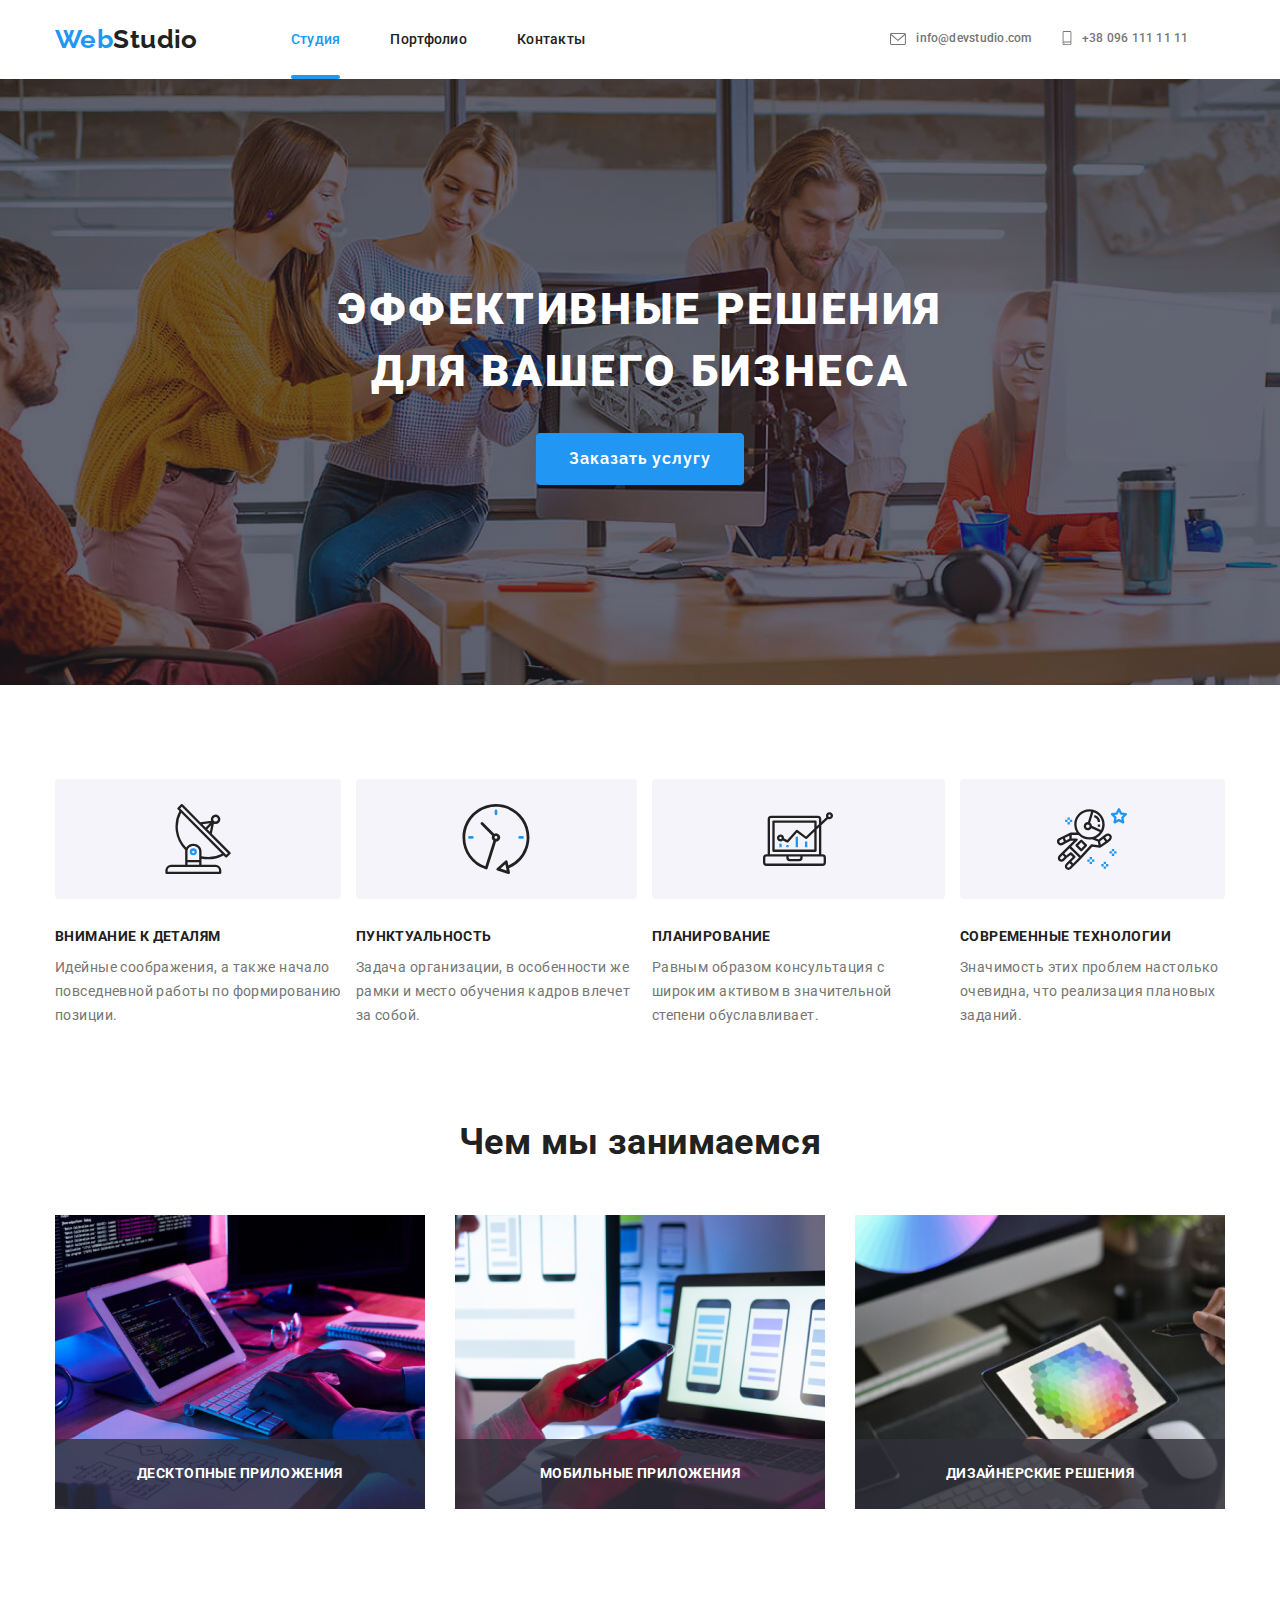
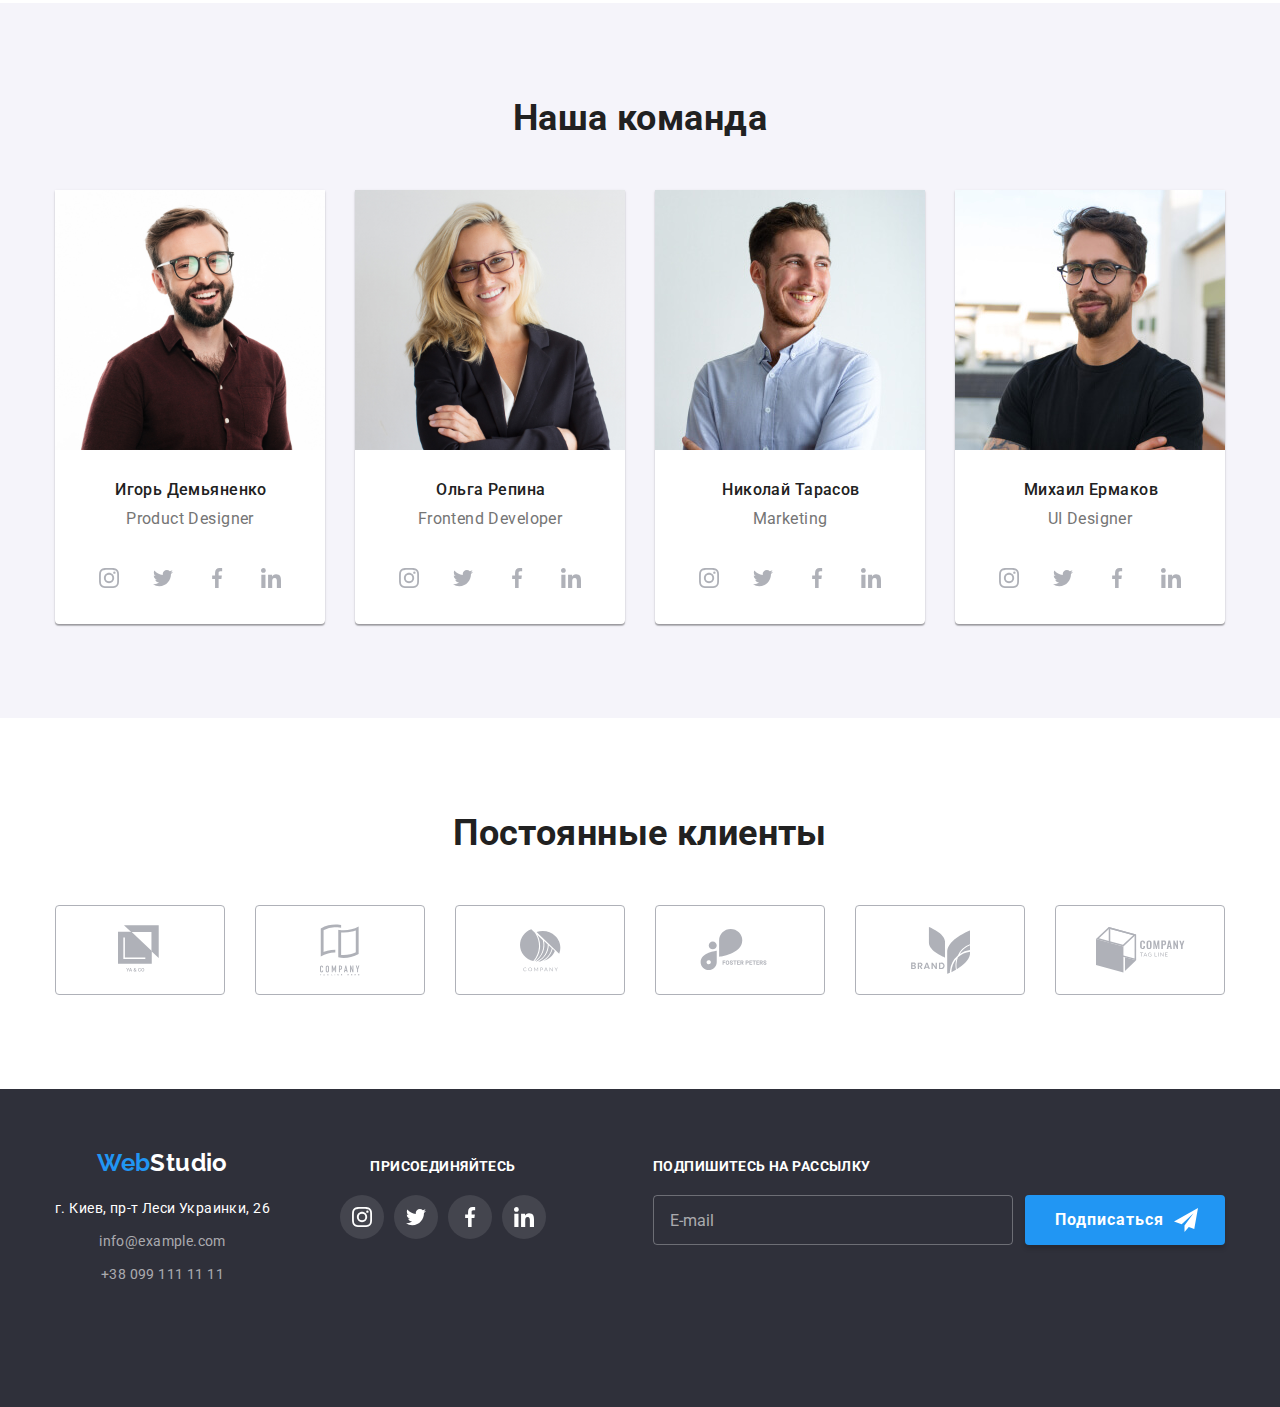
<file: index.html>
<!DOCTYPE html>
<html lang="ru">
<head>
    <meta charset="UTF-8">
    <meta name="viewport" content="width=device-width, initial-scale=1.0">
    <title>Web Studio</title>
    <link href="https://fonts.googleapis.com/css2?family=Oleo+Script&family=Raleway:wght@700&family=Roboto:wght@400;500;700;900&display=swap" rel="stylesheet">
    <link rel="stylesheet" href="https://cdnjs.cloudflare.com/ajax/libs/modern-normalize/1.0.0/modern-normalize.min.css">
    <link rel="stylesheet" href="./css/main.min.css">
</head>
<body>

<!--Header-->
<header>
    <div class="container container-header">
        <nav class="container-nav">

            <div class="mobile-header">
                <a class="logo" href="./"><span class="logo-one">Web</span>Studio</a>

                <button class="menu-button" type="button" data-menu-button
                aria-expanded="false"
                aria-controls="menu-container">
                <svg
                width="40" 
                height="40"
                aria-label="Переключатель мобильного меню">
                    <use class="icon-cross" href="./images/sprite.svg#icon-cross"></use>
                    <use class="icon-menu" href="./images/sprite.svg#icon-menu"></use>
                </svg>

                </button>
            </div>

            <div class="menu-container" id="menu-container" data-menu>
                <ul class="list list-nav utility-mp">
                    <li class="item-link"><a class="header-link current" href="#"><span class="location">Студия</span></a></li>
                    <li class="item-link"><a class="header-link" href="./portfolio.html">Портфолио</a></li>
                    <li class="item-link"><a class="header-link" href="#">Контакты</a></li>
                </ul>
    
                <ul class="list list-contacts utility-mp">
                    <li class="item-contacts">
                        <a class="contacts-link" href="mailto:info@devstudio.com">
                        <svg class="icon-link">
                            <use href="./images/sprite.svg#icon-envelope"></use>
                        </svg>     
                        info@devstudio.com
                        </a>
                    </li>
                    <li class="item-contacts">
                        <a class="contacts-link" href="tel:+380961111111">
                        <svg class="icon-link smartphone">
                            <use href="./images/sprite.svg#icon-smartphone"></use>
                        </svg>
                        +38 096 111 11 11
                        </a>
                    </li>
                </ul>
            </div>
        </nav>
    </div>
</header>

<main>
<!--Hero-->
    <section class="hero-section">

        <div class="container hero-container">
            <div class="container-width">
                <h1>
                    Эффективные решения для вашего бизнеса
                </h1>
        
                <button class="btn" type="button" data-modal-open>Заказать услугу</button>
            </div>
        </div>

        <div class="backdrop is-hidden" data-modal>
            <div class="modal">
                <button aria-label="Закрыть" class="btn-closed" data-modal-close>
                    <svg class="btn-closed-icon">
                        <use href="./images/sprite.svg#icon-close-btn"></use>
                    </svg>
                </button>

               <div class="form-box">
                <p class="form-overhead">Оставьте свои данные, мы вам перезвоним</p>
                <form class="form">
                    <label class="form-field">
                        <input type="text" class="form-input" name="user-name" required> 
                        <span class="form-label">Имя</span>
                        <svg class="form-icon">
                            <use href="./images/sprite.svg#icon-person-disabled"></use>
                        </svg>           
                    </label>

                    <label class="form-field">
                        <input type="tel" class="form-input" name="user-tel" min="10" pattern="[0-9]{10}" required>
                        <span class="form-label">Телефон</span>
                        <svg class="form-icon">
                            <use href="./images/sprite.svg#icon-phone-disabled"></use>
                        </svg>  
                    </label>

                    <label class="form-field">
                        <input type="email" class="form-input" name="user-mail" required autocomplete="on">
                        <span class="form-label">Почта</span>
                        <svg class="form-icon">
                            <use href="./images/sprite.svg#icon-mail-disabled"></use>
                        </svg> 
                    </label>

                    <label class="form-field">
                        <textarea class="text-message" name="user-message" cols="30" rows="5" placeholder="Введите текст"></textarea>
                        <span class="form-label">Комментарий</span>
                    </label>

                    <div class="policy-box">
                        <label class="check-field">
                            <input type="checkbox" class="checkbox visually-hidden" required>
                            <span class="check-icon"></span>
                            <span class="check-label">Соглашаюсь с рассылкой и принимаю</span>
                        </label>
                        <a href="" class="policy" target="_blank" rel="noopener noreferer">Условия договора</a>
                    </div>

                    <button type="submit" class="form-btn">Отправить</button>

                </form>
               </div>
            </div>

        </div>

    </section>


<!-- Quality -->    
    <section class="section">

        <div class="container quality-container">

            <ul class="list list-quality utility-mp">
                <li class="quality-item">
                    <div class="box-icon">
                        <svg class="icon-antenna">
                            <use href="./images/sprite.svg#icon-antenna"></use>
                        </svg>
                    </div>
                    <h2>Внимание к деталям</h2>
                    <p class="description">Идейные соображения, а также начало повседневной работы по формированию позиции.</p>
                </li>
                <li class="quality-item">
                    <div class="box-icon">
                        <svg class="icon-antenna">
                            <use href="./images/sprite.svg#icon-clock"></use>
                        </svg>
                    </div>
                    <h2>Пунктуальность</h2>
                    <p class="description">Задача организации, в особенности же рамки и место обучения кадров влечет за собой.</p>
                </li>
                <li class="quality-item">
                    <div class="box-icon">
                        <svg class="icon-antenna">
                            <use href="./images/sprite.svg#icon-diagram"></use>
                        </svg>
                    </div>
                    <h2>Планирование</h2>
                    <p class="description">Равным образом консультация с широким активом в значительной степени обуславливает.</p>
                </li>
                <li class="quality-item">
                    <div class="box-icon">
                        <svg class="icon-antenna">
                            <use href="./images/sprite.svg#icon-astronaut"></use>
                        </svg>
                    </div>
                    <h2>Современные технологии</h2>
                    <p class="description">Значимость этих проблем настолько очевидна, что реализация плановых заданий.</p>
                </li>
            </ul>

        </div>

    </section>

<!-- Occupation -->
    <section class="occupation">

        <div class="container occupation-container">
            <h2 class="heading">Чем мы занимаемся</h2>

        <ul class="occupation-list utility-mp">
            <li class="occupation-item">
                    <a class="occupation-link" href="#">
                        <picture>
                            <source srcset="./images/desktop/occupation/computer.jpg 1x,
                            ./images/desktop/occupation/computer@2x.jpg 2x" media="(min-width: 1200px)">
                            <img src="./images/desktop/occupation/computer.jpg" alt="Компьютер" width="370">
                        </picture>
                        <div class="position-box">
                            <p class="position-text utility-mp">Десктопные приложения</p>
                        </div>
                    </a>
            </li>
            <li class="occupation-item">
                <a class="occupation-link" href="#">
                    <picture>
                        <source srcset="./images/desktop/occupation/laptop.jpg 1x,
                            ./images/desktop/occupation/laptop@2x.jpg 2x" media="(min-width: 1200px)">
                        <img src="./images/desktop/occupation/laptop.jpg" alt="Ноутбук" width="370">
                    </picture>
                    <div class="position-box">
                        <p class="position-text utility-mp">Мобильные приложения</p>
                    </div>
                </a>
            </li>
            <li class="occupation-item">
                <a class="occupation-link" href="#">
                    <picture>
                        <source srcset="./images/desktop/occupation/tablet.jpg 1x,
                            ./images/desktop/occupation/tablet@2x.jpg 2x" media="(min-width: 1200px)">
                        <img src="./images/desktop/occupation/tablet.jpg" alt="Планшет" width="370">
                    </picture>
                    <div class="position-box">
                        <p class="position-text utility-mp">Дизайнерские решения</p>
                    </div>
                </a>
            </li>
        </ul>

        </div>

    </section>

<!--Team-->    
    <section class="section team">
        
        <div class="container container-team">
            <h3 class="heading">Наша команда</h3>

        <ul class="worker-list utility-mp">
            <li class="worker-item">
                <picture>
                    <source srcset="./images/desktop/team/igor.jpg 1x,
                    ./images/desktop/team/igor@2x.jpg" media="(min-width: 1200px)">
                    <source srcset="./images/tablet/team/igor.jpg 1x,
                    ./images/tablet/team/igor@2x.jpg 2x" media="(min-width: 768px)">
                    <source srcset="./images/mobile/team/igor.jpg 1x,
                    ./images/mobile/team/igor@2x.jpg 2x" media="(max-width: 767px)">
                    
                    <img src="./images/desktop/team/igor.jpg" alt="Игорь" width="450">
                </picture>
                <h3 class="heading-name">Игорь Демьяненко</h3>
                <p class="work utility-mp">Product Designer</p>
                <ul class="team-social-list utility-mp">
                    <li class="team-social-item"><a href="" class="team-social-link" target="_blank" rel="noopener noreferer" aria-label="Instagram">
                        <svg class="team-social-icon">
                            <use href="./images/sprite.svg#icon-instagram"></use>
                        </svg>
                    </a></li>
                    <li class="team-social-item"><a href="" class="team-social-link" target="_blank" rel="noopener noreferer" aria-label="Twitter">
                        <svg class="team-social-icon">
                            <use href="./images/sprite.svg#icon-twitter"></use>
                        </svg>
                    </a></li>
                    <li class="team-social-item"><a href="" class="team-social-link" target="_blank" rel="noopener noreferer" aria-label="Facebook">
                        <svg class="team-social-icon">
                            <use href="./images/sprite.svg#icon-facebook"></use>
                        </svg>
                    </a></li>
                    <li class="team-social-item"><a href="" class="team-social-link" target="_blank" rel="noopener noreferer" aria-label="LinkedIn">
                        <svg class="team-social-icon">
                            <use href="./images/sprite.svg#icon-linkedin"></use>
                        </svg>
                    </a></li>
                </ul>
            </li>
            <li class="worker-item">
                <picture>
                    <source srcset="./images/desktop/team/olga.jpg 1x,
                    ./images/desktop/team/olga@2x.jpg 2x" media="(min-width: 1200px)">
                    <source srcset="./images/tablet/team/olga.jpg 1x,
                    ./images/tablet/team/olga@2x.jpg 2x" media="(min-width: 768px)">
                    <source srcset="./images/mobile/team/olga.jpg 1x,
                    ./images/mobile/team/olga@2x.jpg 2x" media="(max-width: 767px)">

                    <img src="./images/desktop/team/olga.jpg" alt="Ольга" width="450">
                </picture>
                <h3 class="heading-name">Ольга Репина</h3>
                <p class="work utility-mp">Frontend Developer</p>
                <ul class="team-social-list utility-mp">
                    <li class="team-social-item"><a href="" class="team-social-link" target="_blank" rel="noopener noreferer" aria-label="Instagram">
                        <svg class="team-social-icon">
                            <use href="./images/sprite.svg#icon-instagram"></use>
                        </svg>
                    </a></li>
                    <li class="team-social-item"><a href="" class="team-social-link" target="_blank" rel="noopener noreferer" aria-label="Twitter">
                        <svg class="team-social-icon">
                            <use href="./images/sprite.svg#icon-twitter"></use>
                        </svg>
                    </a></li>
                    <li class="team-social-item"><a href="" class="team-social-link" target="_blank" rel="noopener noreferer" aria-label="Facebook">
                        <svg class="team-social-icon">
                            <use href="./images/sprite.svg#icon-facebook"></use>
                        </svg>
                    </a></li>
                    <li class="team-social-item"><a href="" class="team-social-link" target="_blank" rel="noopener noreferer" aria-label="LinkedIn">
                        <svg class="team-social-icon">
                            <use href="./images/sprite.svg#icon-linkedin"></use>
                        </svg>
                    </a></li>
                </ul>
            </li>
            <li class="worker-item">
                <picture>
                    <source srcset="./images/desktop/team/nikolay.jpg 1x,
                    ./images/desktop/team/nikolay@2x.jpg 2x" media="(min-width: 1200px)">
                    <source srcset="./images/tablet/team/nikolay.jpg 1x,
                    ./images/tablet/team/nikolay@2x.jpg 2x" media="(min-width: 768px)">
                    <source srcset="./images/mobile/team/nikolay.jpg 1x,
                    ./images/mobile/team/nikolay@2x.jpg 2x" media="(max-width: 767px)">

                    <img src="./images/desktop/team/nikolay.jpg" alt="Николай" width="450">
                </picture>
                <h3 class="heading-name">Николай Тарасов</h3>
                <p class="work utility-mp">Marketing</p>
                <ul class="team-social-list utility-mp">
                    <li class="team-social-item"><a href="" class="team-social-link" target="_blank" rel="noopener noreferer" aria-label="Instagram">
                        <svg class="team-social-icon">
                            <use href="./images/sprite.svg#icon-instagram"></use>
                        </svg>
                    </a></li>
                    <li class="team-social-item"><a href="" class="team-social-link" target="_blank" rel="noopener noreferer" aria-label="Twitter">
                        <svg class="team-social-icon">
                            <use href="./images/sprite.svg#icon-twitter"></use>
                        </svg>
                    </a></li>
                    <li class="team-social-item"><a href="" class="team-social-link" target="_blank" rel="noopener noreferer" aria-label="Facebook">
                        <svg class="team-social-icon">
                            <use href="./images/sprite.svg#icon-facebook"></use>
                        </svg>
                    </a></li>
                    <li class="team-social-item"><a href="" class="team-social-link" target="_blank" rel="noopener noreferer" aria-label="LinkedIn">
                        <svg class="team-social-icon">
                            <use href="./images/sprite.svg#icon-linkedin"></use>
                        </svg>
                    </a></li>
                </ul>
            </li>
            <li class="worker-item">
                <picture>
                    <source srcset="./images/desktop/team/michael.jpg 1x,
                    ./images/desktop/team/michael@2x.jpg 2x" media="(min-width: 1200px)">
                    <source srcset="./images/tablet/team/michael.jpg 1x,
                    ./images/tablet/team/michael@2x.jpg 2x" media="(min-width: 768px)">
                    <source srcset="./images/mobile/team/michael.jpg 1x,
                    ./images/mobile/team/michael@2x.jpg 2x" media="(max-width: 767px)">

                    <img src="./images/desktop/team/michael.jpg" alt="Михаил" width="450">
                </picture>
                <h3 class="heading-name">Михаил Ермаков</h3>
                <p class="work utility-mp">UI Designer</p>
                <ul class="team-social-list utility-mp">
                    <li class="team-social-item"><a href="" class="team-social-link" target="_blank" rel="noopener noreferer" aria-label="Instagram">
                        <svg class="team-social-icon">
                            <use href="./images/sprite.svg#icon-instagram"></use>
                        </svg>
                    </a></li>
                    <li class="team-social-item"><a href="" class="team-social-link" target="_blank" rel="noopener noreferer" aria-label="Twitter">
                        <svg class="team-social-icon">
                            <use href="./images/sprite.svg#icon-twitter"></use>
                        </svg>
                    </a></li>
                    <li class="team-social-item"><a href="" class="team-social-link" target="_blank" rel="noopener noreferer" aria-label="Facebook">
                        <svg class="team-social-icon">
                            <use href="./images/sprite.svg#icon-facebook"></use>
                        </svg>
                    </a></li>
                    <li class="team-social-item"><a href="" class="team-social-link" target="_blank" rel="noopener noreferer" aria-label="LinkedIn">
                        <svg class="team-social-icon">
                            <use href="./images/sprite.svg#icon-linkedin"></use>
                        </svg>
                    </a></li>
                </ul>
            </li>
        </ul>
        </div>

    </section>

<!-- Client -->
    <section class="section">
        <div class="container">
            <h3 class="heading">Постоянные клиенты</h3>
        <ul class="client-list utility-mp">
            <li class="client-item"><a href="" class="client-link" target="_blank" rel="noopener noreferer">
                <svg class="client-icon one">
                    <use href="./images/sprite.svg#icon-logo-1"></use>
                </svg>
            </a></li>
            <li class="client-item"><a href="" class="client-link" target="_blank" rel="noopener noreferer">
                <svg class="client-icon two">
                    <use href="./images/sprite.svg#icon-logo-2"></use>
                </svg>
            </a></li>
            <li class="client-item"><a href="" class="client-link" target="_blank" rel="noopener noreferer">
                <svg class="client-icon three">
                    <use href="./images/sprite.svg#icon-logo-3"></use>
                </svg>
            </a></li>
            <li class="client-item"><a href="" class="client-link" target="_blank" rel="noopener noreferer">
                <svg class="client-icon four">
                    <use href="./images/sprite.svg#icon-logo-4"></use>
                </svg>
            </a></li>
            <li class="client-item"><a href="" class="client-link" target="_blank" rel="noopener noreferer">
                <svg class="client-icon five">
                    <use href="./images/sprite.svg#icon-logo-5"></use>
                </svg>
            </a></li>
            <li class="client-item"><a href="" class="client-link" target="_blank" rel="noopener noreferer">
                <svg class="client-icon six">
                    <use href="./images/sprite.svg#icon-logo-6"></use>
                </svg>
            </a></li>
        </ul>
        </div>
    </section>
</main>

<!--Footer-->
<footer>

    <div class="container container-footer">

    <div class="tablet-flex">
        <div class="addres-container">
            <a class="logo logo-footer" href="#"><span>Web</span><span class="logo-two">Studio</span></a>
    
        <address class="item-address">
    
        <ul class="contacts-street utility-mp">
            <li class="contacts-list">
                <span class="street contacts-footer">г. Киев, пр-т Леси Украинки, 26</span>
            </li>
            <li class="contacts-list">
                <a class="contacts-footer" href="mailto:info@example.com">info@example.com</a>
            </li>
            <li class="contacts-list">
                <a class="contacts-footer" href="tel:+380991111111">+38 099 111 11 11</a>
            </li>
        </ul>
    
        </address>
        </div>
    
        <div class="link-container">
            <p>Присоединяйтесь</p>
            
            <ul class="footer-social-list utility-mp">
                <li class="footer-social-item"><a href="" class="footer-social-link" target="_blank" rel="noopener noreferer" aria-label="Instagram">
                    <svg class="footer-social-icon">
                        <use href="./images/sprite.svg#icon-instagram"></use>
                    </svg>
                </a></li>
                <li class="footer-social-item"><a href="" class="footer-social-link" target="_blank" rel="noopener noreferer" aria-label="Twitter">
                    <svg class="footer-social-icon">
                        <use href="./images/sprite.svg#icon-twitter"></use>
                    </svg>
                </a></li>
                <li class="footer-social-item"><a href="" class="footer-social-link" target="_blank" rel="noopener noreferer" aria-label="Facebook">
                    <svg class="footer-social-icon">
                        <use href="./images/sprite.svg#icon-facebook"></use>
                    </svg>
                </a></li>
                <li class="footer-social-item"><a href="" class="footer-social-link" target="_blank" rel="noopener noreferer" aria-label="LinkedIn">
                    <svg class="footer-social-icon">
                        <use href="./images/sprite.svg#icon-linkedin"></use>
                    </svg>
                </a></li>
            </ul>
        </div>
    </div>

    <div class="form-container">
        <p>Подпишитесь на рассылку</p>
        <form class="footer-form">
            <input type="email" class="footer-input" name="user-mail" placeholder="E-mail">
            <button type="submit" class="send-btn">
            Подписаться
            <svg class="send-icon">
                <use href="./images/sprite.svg#icon-send"></use>
            </svg>
            </button>
        </form>
    </div>

    </div>

</footer>

<script src="./js/modal.js"></script>
<script src="./js/menu.js"></script>
</body>
</html>
</file>
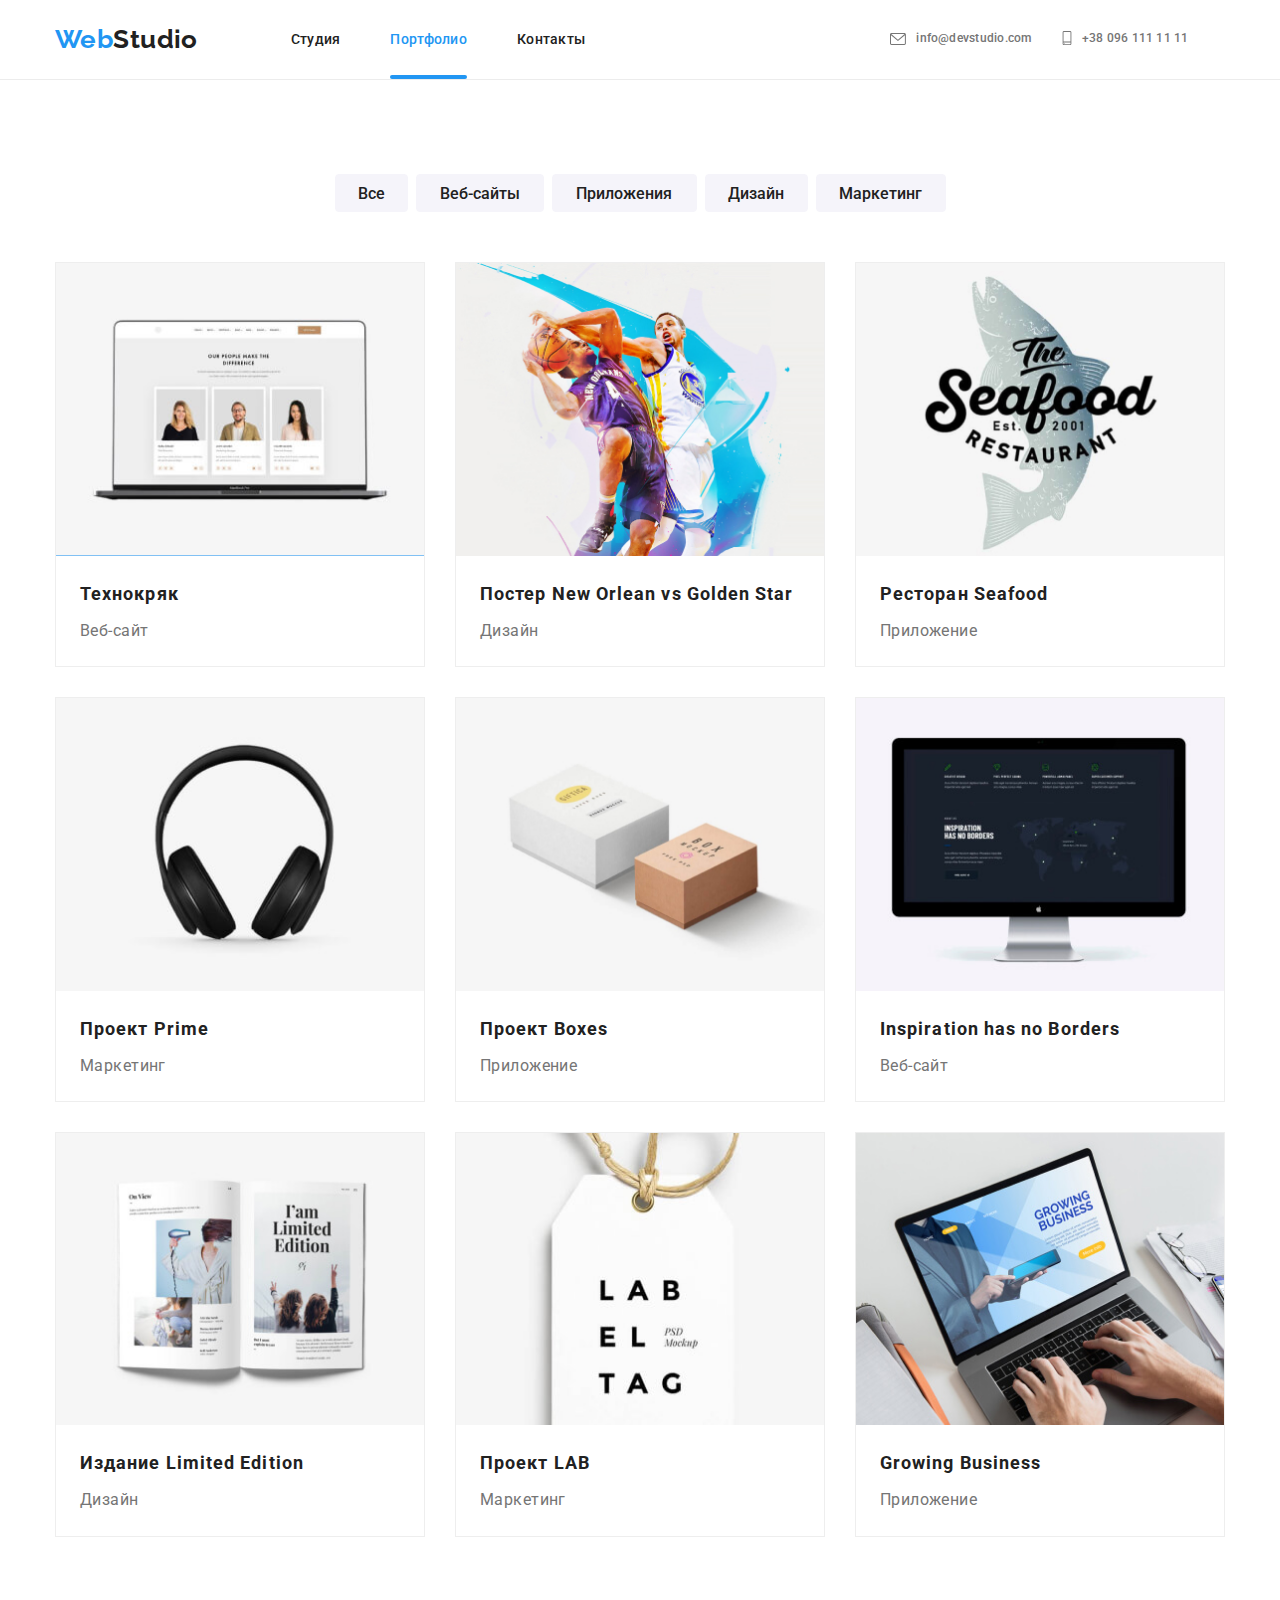
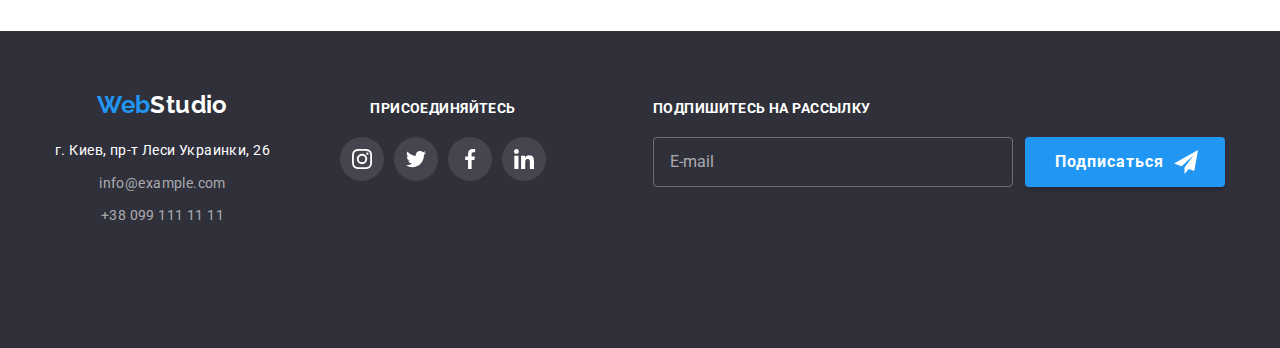
<file: portfolio.html>
<!DOCTYPE html>
<html lang="ru">
<head>
    <meta charset="UTF-8">
    <meta name="viewport" content="width=device-width, initial-scale=1.0">
    <title>Portfolio</title>
    <link href="https://fonts.googleapis.com/css2?family=Oleo+Script&family=Raleway:wght@700&family=Roboto:wght@400;500;700;900&display=swap" rel="stylesheet">
    <link rel="stylesheet" href="https://cdnjs.cloudflare.com/ajax/libs/modern-normalize/1.0.0/modern-normalize.min.css">
    <link rel="stylesheet" href="./css/portfolio.min.css">
</head>
<body>

<!--Header-->
<header class="header-line">
    <div class="container container-header portfolio-header">
        <nav class="container-nav">

            <div class="mobile-header">
                <a class="logo" href="./"><span class="logo-one">Web</span>Studio</a>

                <button class="menu-button" type="button" data-menu-button
                aria-expanded="false"
                aria-controls="menu-container">
                <svg
                width="40" 
                height="40"
                aria-label="Переключатель мобильного меню">
                    <use class="icon-cross" href="./images/sprite.svg#icon-cross"></use>
                    <use class="icon-menu" href="./images/sprite.svg#icon-menu"></use>
                </svg>

                </button>
            </div>

            <div class="menu-container" id="menu-container" data-menu>
                <ul class="list list-nav utility-mp">
                    <li class="item-link"><a class="header-link current" href="./index.html">Студия</a></li>
                    <li class="item-link"><a class="header-link" href="./portfolio.html"><span class="location">Портфолио</span></a></li>
                    <li class="item-link"><a class="header-link" href="#">Контакты</a></li>
                </ul>
    
                <ul class="list list-contacts utility-mp portfolio-hidden">
                    <li class="item-contacts">
                        <a class="contacts-link" href="mailto:info@devstudio.com">
                        <svg class="icon-link">
                            <use href="./images/sprite.svg#icon-envelope"></use>
                        </svg>     
                        info@devstudio.com
                        </a>
                    </li>
                    <li class="item-contacts">
                        <a class="contacts-link" href="tel:+380961111111">
                        <svg class="icon-link smartphone">
                            <use href="./images/sprite.svg#icon-smartphone"></use>
                        </svg>
                        +38 096 111 11 11
                        </a>
                    </li>
                </ul>
            </div>
        </nav>

        <ul class="list list-contacts utility-mp portfolio-block">
            <li class="item-contacts">
                <a class="contacts-link" href="mailto:info@devstudio.com">
                <svg class="icon-link">
                    <use href="./images/sprite.svg#icon-envelope"></use>
                </svg>     
                info@devstudio.com
                </a>
            </li>
            <li class="item-contacts">
                <a class="contacts-link" href="tel:+380961111111">
                <svg class="icon-link smartphone">
                    <use href="./images/sprite.svg#icon-smartphone"></use>
                </svg>
                +38 096 111 11 11
                </a>
            </li>
        </ul>
    </div>
</header>

<!-- Main Section -->
<main>
     <section class="section">

        <div class="container container-filter">
            <h1 hidden>Job List</h1>

        <ul class="list utility-mp filter">
            <li class="btn"><button class="btn-one" type="button">Все</button></li>
            <li class="btn"><button class="btn-two" type="button">Веб-сайты</button></li>
            <li class="btn"><button class="btn-three" type="button">Приложения</button></li>
            <li class="btn"><button class="btn-four" type="button">Дизайн</button></li>
            <li class="btn"><button class="btn-five" type="button">Маркетинг</button></li>
        </ul>
        </div>

        <div class="container container-job">

            <ul class="list utility-mp job-list">
                <li class="job-item">
                    <a href="#" class="job-link">
                        <div class="thumb">
                            <picture>
                                <source srcset="./images/desktop/portfolio/laptop.jpg 1x,
                                ./images/desktop/portfolio/laptop@2x.jpg 2x" media="(min-width: 1200px)">
                                <source srcset="./images/tablet/portfolio/laptop.jpg 1x,
                                ./images/tablet/portfolio/laptop@2x.jpg 2x" media="(min-width: 768px)">
                                <source srcset="./images/mobile/portfolio/laptop.jpg 1x,
                                ./images/mobile/portfolio/laptop@2x.jpg 2x" media="(max-width: 767px)">

                                <img src="./images/desktop/portfolio/laptop.jpg" alt="Ноутбук" width="450">
                            </picture>
                            <div class="overlay">
                                <p class="overlay-text utility-mp">Технокряк это современная площадка распространения коронавируса. Компании используют эту платформу для цифрового шпионажа и атак на защищённые сервера конкурентов.</p>
                            </div>
                            </div>
                            <h2>Технокряк</h2>
                            <p class="job-item-text">Веб-сайт</p>
                    </a>
                </li>
                <li class="job-item">
                    <a href="" class="job-link">
                        <picture>
                            <source srcset="./images/desktop/portfolio/basket.jpg 1x,
                            ./images/desktop/portfolio/basket@2x.jpg 2x" media="(min-width: 1200px)">
                            <source srcset="./images/tablet/portfolio/basket.jpg 1x,
                            ./images/tablet/portfolio/basket@2x.jpg 2x" media="(min-width: 768px)">
                            <source srcset="./images/mobile/portfolio/basket.jpg 1x,
                            ./images/mobile/portfolio/basket@2x.jpg 2x" media="(max-width: 767px)">

                            <img src="./images/desktop/portfolio/basket.jpg" alt="Команды баскетбола" width="450">
                        </picture>
                        <h2>Постер New Orlean vs Golden Star</h2>
                        <p class="job-item-text">Дизайн</p>
                    </a>
                </li>
                <li class="job-item">
                    <a href="" class="job-link">
                        <picture>
                            <source srcset="./images/desktop/portfolio/seafood.jpg 1x,
                            ./images/desktop/portfolio/seafood@2x.jpg 2x" media="(min-width: 1200px)">
                            <source srcset="./images/tablet/portfolio/seafood.jpg 1x,
                            ./images/tablet/portfolio/seafood@2x.jpg 2x" media="(min-width: 768px)">
                            <source srcset="./images/mobile/portfolio/seafood.jpg 1x,
                            ./images/mobile/portfolio/seafood@2x.jpg 2x" media="(max-width: 767px)">

                            <img src="./images/desktop/portfolio/seofood.jpg" alt="Морской ресторан" width="450">
                        </picture>
                        <h2>Ресторан Seafood</h2>
                        <p class="job-item-text">Приложение</p>
                    </a>
                </li>
                <li class="job-item">
                    <a href="" class="job-link">
                        <picture>
                            <source srcset="./images/desktop/portfolio/headphones.jpg 1x,
                            ./images/desktop/portfolio/headphones@2x.jpg 2x" media="(min-width: 1200px)">
                            <source srcset="./images/tablet/portfolio/headphones.jpg 1x,
                            ./images/tablet/portfolio/headphones@2x.jpg 2x" media="(min-width: 768px)">
                            <source srcset="./images/mobile/portfolio/headphones.jpg 1x,
                            ./images/mobile/portfolio/headphones@2x.jpg 2x" media="(max-width: 767px)">

                            <img src="./images/desktop/portfolio/headphones.jpg" alt="Наушники" width="450">
                        </picture>
                        <h2>Проект Prime</h2>
                        <p class="job-item-text">Маркетинг</p>
                    </a>
                </li>
                <li class="job-item">
                    <a href="" class="job-link">
                        <picture>
                            <source srcset="./images/desktop/portfolio/boxes.jpg 1x,
                            ./images/desktop/portfolio/boxes@2x.jpg 2x" media="(min-width: 1200px)">
                            <source srcset="./images/tablet/portfolio/boxes.jpg 1x,
                            ./images/tablet/portfolio/boxes@2x.jpg 2x" media="(min-width: 768px)">
                            <source srcset="./images/mobile/portfolio/boxes.jpg 1x,
                            ./images/mobile/portfolio/boxes@2x.jpg 2x" media="(max-width: 767px)">

                            <img src="./images/desktop/portfolio/boxes.jpg" alt="Ящики" width="450">
                        </picture>
                        <h2>Проект Boxes</h2>
                        <p class="job-item-text">Приложение</p>
                    </a>
                </li>
                <li class="job-item">
                    <a href="" class="job-link">
                        <picture>
                            <source srcset="./images/desktop/portfolio/monitor.jpg 1x,
                            ./images/desktop/portfolio/monitor@2x.jpg 2x" media="(min-width: 1200px)">
                            <source srcset="./images/tablet/portfolio/monitor.jpg 1x,
                            ./images/tablet/portfolio/monitor@2x.jpg 2x" media="(min-width: 768px)">
                            <source srcset="./images/mobile/portfolio/monitor.jpg 1x,
                            ./images/mobile/portfolio/monitor@2x.jpg 2x" media="(max-width: 767px)">


                            <img src="./images/portfolio/monitor.jpg" alt="Монитор" width="450">
                        </picture>
                        <h2>Inspiration has no Borders</h2>
                        <p class="job-item-text">Веб-сайт</p>
                    </a>
                </li>
                <li class="job-item">
                    <a href="" class="job-link">
                        <picture>
                            <source srcset="./images/desktop/portfolio/magazine.jpg 1x,
                            ./images/desktop/portfolio/magazine@2x.jpg 2x" media="(min-width: 1200px)">
                            <source srcset="./images/tablet/portfolio/magazine.jpg 1x,
                            ./images/tablet/portfolio/magazine@2x.jpg 2x" media="(min-width: 768px)">
                            <source srcset="./images/mobile/portfolio/magazine.jpg 1x,
                            ./images/mobile/portfolio/magazine@2x.jpg 2x" media="(max-width: 767px)">


                            <img src="./images/desktop/portfolio/magazine.jpg" alt="Журнал" width="450">
                        </picture>
                        <h2>Издание Limited Edition</h2>
                        <p class="job-item-text">Дизайн</p>
                    </a>
                </li>
                <li class="job-item">
                    <a href="" class="job-link">
                        <picture>
                            <source srcset="./images/desktop/portfolio/tag.jpg 1x,
                            ./images/desktop/portfolio/tag@2x.jpg 2x" media="(min-width: 1200px)">
                            <source srcset="./images/tablet/portfolio/tag.jpg 1x,
                            ./images/tablet/portfolio/tag@2x.jpg 2x" media="(min-width: 768px)">
                            <source srcset="./images/mobile/portfolio/tag.jpg 1x,
                            ./images/mobile/portfolio/tag@2x.jpg 2x" media="(max-width: 767px)">

                            <img src="./images/portfolio/tag.jpg" alt="Бирка" width="450">
                        </picture>
                        <h2>Проект LAB</h2>
                        <p class="job-item-text">Маркетинг</p>
                    </a>
                </li>
                <li class="job-item">
                    <a href="" class="job-link">
                        <picture>
                            <source srcset="./images/desktop/portfolio/bussines.jpg 1x,
                            ./images/desktop/portfolio/bussines@2x.jpg 2x" media="(min-width: 1200px)">
                            <source srcset="./images/tablet/portfolio/bussines.jpg 1x,
                            ./images/tablet/portfolio/bussines@2x.jpg 2x" media="(min-width: 768px)">
                            <source srcset="./images/mobile/portfolio/bussines.jpg 1x,
                            ./images/mobile/portfolio/bussines@2x.jpg 2x" media="(max-width: 767px)">

                            <img src="./images/desktop/portfolio/bussines.jpg" alt="Бизнес сайт" width="450">
                        </picture>
                        <h2>Growing Business</h2>
                        <p class="job-item-text">Приложение</p>
                    </a>
                </li>
            </ul>
        </div>

    </section>
</main>

<!--Footer-->
<footer>

    <div class="container container-footer">

    <div class="tablet-flex">
        <div class="addres-container">
            <a class="logo logo-footer" href="#"><span>Web</span><span class="logo-two">Studio</span></a>
    
        <address class="item-address">
    
        <ul class="contacts-street utility-mp">
            <li class="contacts-list">
                <span class="street contacts-footer">г. Киев, пр-т Леси Украинки, 26</span>
            </li>
            <li class="contacts-list">
                <a class="contacts-footer" href="mailto:info@example.com">info@example.com</a>
            </li>
            <li class="contacts-list">
                <a class="contacts-footer" href="tel:+380991111111">+38 099 111 11 11</a>
            </li>
        </ul>
    
        </address>
        </div>
    
        <div class="link-container">
            <p>Присоединяйтесь</p>

            <ul class="footer-social-list utility-mp">
                <li class="footer-social-item"><a href="" class="footer-social-link" target="_blank" rel="noopener noreferer" aria-label="Instagram">
                    <svg class="footer-social-icon">
                        <use href="./images/sprite.svg#icon-instagram"></use>
                    </svg>
                </a></li>
                <li class="footer-social-item"><a href="" class="footer-social-link" target="_blank" rel="noopener noreferer" aria-label="Twitter">
                    <svg class="footer-social-icon">
                        <use href="./images/sprite.svg#icon-twitter"></use>
                    </svg>
                </a></li>
                <li class="footer-social-item"><a href="" class="footer-social-link" target="_blank" rel="noopener noreferer" aria-label="Facebook">
                    <svg class="footer-social-icon">
                        <use href="./images/sprite.svg#icon-facebook"></use>
                    </svg>
                </a></li>
                <li class="footer-social-item"><a href="" class="footer-social-link" target="_blank" rel="noopener noreferer" aria-label="LinkedIn">
                    <svg class="footer-social-icon">
                        <use href="./images/sprite.svg#icon-linkedin"></use>
                    </svg>
                </a></li>
            </ul>
        </div>
    </div>

    <div class="form-container">
        <p>Подпишитесь на рассылку</p>
        <form class="footer-form">
            <input type="email" class="footer-input" name="user-mail" placeholder="E-mail">
            <button type="submit" class="send-btn">
            Подписаться
            <svg class="send-icon">
                <use href="./images/sprite.svg#icon-send"></use>
            </svg>
            </button>
        </form>
    </div>

    </div>

</footer>


    <script src="./js/menu.js"></script>
</body>
</html>
</file>
<file: css/main.min.css>
body{font-family:'Roboto', sans-serif;font-weight:400;font-size:14px;letter-spacing:0.03em;color:#757575}li,a{list-style:none;text-decoration:none}h1,h2,h3{margin-top:0}img{display:block;width:100%;height:auto}p{margin:0;padding:0}address{font-style:normal}.utility-mp{padding:0;margin:0}.visually-hidden{position:absolute;width:1px;height:1px;margin:-1px;border:0;padding:0;overflow:hidden;clip:rect(0 0 0 0)}.container{width:100%;padding-left:15px;padding-right:15px;margin-left:auto;margin-right:auto}@media screen and (min-width: 480px){.container{width:480px}}@media screen and (min-width: 768px){.container{width:768px}}@media screen and (min-width: 1200px){.container{width:1200px}}.section{padding-top:94px;padding-bottom:94px}@media screen and (max-width: 1199px){.section{padding-top:60px;padding-bottom:60px}}.heading{margin-bottom:50px;color:#212121;font-weight:700;font-size:36px;line-height:1.2;text-align:center}@media screen and (max-width: 1199px){.heading{margin-bottom:30px}}.header-line{border-bottom:1px solid #ECECEC}@media screen and (min-width: 768px){.portfolio-header{display:flex}}@media screen and (min-width: 768px){.container-nav{display:flex;align-items:center}}.logo{color:#212121;font-family:'Raleway', sans-serif;font-size:26px;line-height:1.2;font-weight:700}.logo .logo-one{color:#2196F3}.menu-button{display:inline-flex;margin:0;padding:0;border:0;background-color:transparent}.menu-button .icon-cross{display:none}.menu-button.is-open .icon-cross{display:block}.menu-button.is-open .icon-menu{display:none}.menu-button:hover .icon-menu,.menu-button:focus .icon-menu{fill:#2196F3}.menu-button:hover .icon-cross,.menu-button:focus .icon-cross{fill:#2196F3}@media screen and (min-width: 768px){.menu-button{display:none}}@media screen and (max-width: 767px){.mobile-header{display:flex;align-items:center;justify-content:space-between}}.menu-container{background-color:white;z-index:2}@media screen and (max-width: 767px){.menu-container{position:absolute;top:100%;left:0;width:100%;padding-top:60px;padding-bottom:60px;display:none;text-align:center}.menu-container.is-open{display:block}}@media screen and (min-width: 768px){.menu-container{display:flex}}@media screen and (max-width: 767px){.list-nav{margin-bottom:60px}.list-nav .item-link:not(:last-child){margin-bottom:40px}}@media screen and (min-width: 768px){.list-nav{display:flex;align-items:center;margin-left:88px}.list-nav .item-link:not(:last-child){margin-right:50px}}@media screen and (min-width: 1200px){.list-nav{margin-left:93px}}@media screen and (max-width: 767px){.list-contacts .item-contacts:not(:last-child){margin-bottom:16px}}@media screen and (min-width: 768px){.list-contacts{margin-left:75px;display:flex;flex-direction:column;justify-content:center}}@media screen and (min-width: 1200px){.list-contacts{flex-direction:unset;align-items:center;margin-left:305px}.list-contacts .item-contacts:not(:last-child){margin-right:30px}}@media screen and (min-width: 768px){.portfolio-hidden{display:none}}@media screen and (max-width: 767px){.portfolio-block{display:none}}.header-link{position:relative;display:inline-block;color:#212121;font-weight:500;font-size:14px;line-height:1.1;letter-spacing:0.02em;transition:color 250ms cubic-bezier(0.4, 0, 0.2, 1)}.header-link:hover,.header-link:focus{color:#2196F3}.header-link .location:focus,.header-link .location:hover{color:#212121}@media screen and (max-width: 767px){.header-link{font-size:18px;line-height:1.16}}@media screen and (min-width: 768px){.header-link{padding-top:32px;padding-bottom:32px}}.location{color:#2196F3;transition:color 250ms cubic-bezier(0.4, 0, 0.2, 1)}@media screen and (min-width: 768px){.location{padding-top:32px;padding-bottom:32px}}.location::after{position:absolute;left:0;bottom:0;content:"";display:inline-block;width:100%;height:4px;border-radius:2px;background-color:#2196F3;transition:background-color 250ms cubic-bezier(0.4, 0, 0.2, 1)}@media screen and (max-width: 767px){.location::after{bottom:-8px}}.location:hover::after{background-color:#212121}.contacts-link{display:inline-flex;align-items:center;color:#757575;font-weight:500;font-size:14px;line-height:1.1;letter-spacing:0.02em;transition:color 250ms cubic-bezier(0.4, 0, 0.2, 1)}.contacts-link:hover,.contacts-link:focus{color:#2196F3}.contacts-link:hover .icon-link,.contacts-link:focus .icon-link{fill:#2196F3}@media screen and (max-width: 767px){.contacts-link{font-size:18px;line-height:1.16}}@media screen and (min-width: 768px){.contacts-link{font-size:12px}}.icon-link{width:16px;height:12px;margin-right:10px;fill:#757575;transition:fill 250ms cubic-bezier(0.4, 0, 0.2, 1)}@media screen and (max-width: 767px){.icon-link{width:14px;height:10px}}.icon-link.smartphone{width:10px;height:16px}@media screen and (max-width: 767px){.icon-link.smartphone{width:14px;height:10px}}@media screen and (min-width: 768px){.icon-link.smartphone{height:14px}}.btn{padding:10px 32px;display:inline-block;border:1px solid #2196F3;border-radius:4px;background-color:#2196F3;color:#fff;font-family:'Raleway', sans-serif;font-weight:700;font-size:16px;line-height:1.9;align-items:center;text-align:center;letter-spacing:0.06em;cursor:pointer}.backdrop{position:fixed;top:0;left:0;width:100%;height:100%;background-color:rgba(0,0,0,0.2);opacity:1;transition:opacity 250ms cubic-bezier(0.4, 0, 0.2, 1);z-index:99}.backdrop.is-hidden{opacity:0;pointer-events:none}.backdrop.is-hidden .modal{transform:translate(-50%, -50%) scale(0.9)}.modal{position:absolute;top:50%;left:50%;min-height:580px;padding:8px;border-radius:4px;background-color:white;box-shadow:0px 1px 3px rgba(0,0,0,0.12),0px 1px 1px rgba(0,0,0,0.14),0px 2px 1px rgba(0,0,0,0.2);transform:translate(-50%, -50%) scale(1);transition:transform 250ms cubic-bezier(0.4, 0, 0.2, 1)}@media screen and (max-width: 1199px){.modal{max-width:450px;width:100%}}.btn-closed{display:flex;justify-content:center;align-items:center;margin-left:auto;padding:6px 6px;width:30px;height:30px;border:1px solid rgba(0,0,0,0.1);border-radius:50%;background-color:transparent;cursor:pointer}.btn-closed:hover .btn-closed-icon,.btn-closed:focus .btn-closed-icon{fill:#2196F3}.btn-closed-icon{width:18px;height:18px;fill:#000000;transition:fill 250ms cubic-bezier(0.4, 0, 0.2, 1)}.form-box{padding-left:40px;padding-right:40px}.form-overhead{margin-bottom:30px;font-weight:700;font-size:20px;line-height:1.15;text-align:center;color:#212121}.form{display:flex;flex-direction:column;align-items:center}.form-field{width:100%;position:relative;cursor:pointer}.form-field:nth-child(-n+3){margin-bottom:28px}.form-input{width:100%;border:1px solid rgba(33,33,33,0.2);border-radius:4px;padding:11px 42px;font-weight:400;font-size:12px;line-height:1.16;letter-spacing:0.01em;color:#757575;outline:none}.form-input:focus{border-color:#2196F3}.form-input:focus ~ .form-icon{fill:#2196F3}.form-label{position:absolute;top:0;left:0;transform:translateY(-120%);font-weight:400;font-size:12px;line-height:1.16;letter-spacing:0.01em;color:#757575}.form-icon{position:absolute;left:0;top:50%;transform:translateY(-50%);width:18px;height:18px;margin-left:12px}.text-message{width:100%;height:120px;border:1px solid rgba(33,33,33,0.2);border-radius:4px;margin-bottom:20px;padding:12px 16px;font-weight:400;font-size:12px;line-height:1.16;letter-spacing:0.01em;color:#757575;resize:none;outline:none}.text-message:focus{border-color:#2196F3}.text-message::placeholder{font-weight:400;font-size:12px;line-height:1.16;letter-spacing:0.01em;color:rgba(117,117,117,0.5)}.policy-box{margin-bottom:30px}.check-field{position:relative;cursor:pointer}.checkbox:checked+.check-icon{background-image:url(../images/checkbox/icon-check.svg),url(../images/checkbox/chek-enabled.svg)}.check-icon{position:absolute;top:50%;left:0;transform:translateY(-50%);width:16px;height:15px;background-image:url(../images/checkbox/chek-disabled.svg)}.check-label{padding-left:24px;font-weight:400;font-size:14px;line-height:1.71;color:#757575}@media screen and (max-width: 1199px){.check-label{font-size:11px;line-height:1.16}}.policy{font-weight:400;font-size:14px;line-height:1.71;text-decoration-line:underline;color:#2196F3;cursor:pointer}@media screen and (max-width: 1199px){.policy{font-size:11px;line-height:1.16}}.form-btn{width:200px;padding:10px 55px;margin-left:auto;margin-right:auto;font-size:16px;font-weight:700;letter-spacing:0.06em;line-height:1.87;color:#fff;background-color:#2196F3;box-shadow:0px 4px 4px rgba(0,0,0,0.15);border-radius:4px;border-color:#2196F3;border-style:solid;cursor:pointer}.team-social-list{display:inline-flex;margin-top:28px}.team-social-item:not(:last-child){margin-right:10px}.team-social-link{display:flex;justify-content:center;align-items:center;border-radius:50%;width:44px;height:44px;transition:background-color 250ms cubic-bezier(0.4, 0, 0.2, 1)}.team-social-link:hover,.team-social-link:focus{background-color:#2196F3}.team-social-link:hover .team-social-icon,.team-social-link:focus .team-social-icon{fill:#fff}.team-social-icon{fill:#AFB1B8;width:20px;height:20px;transition:fill 250ms cubic-bezier(0.4, 0, 0.2, 1)}.link-container{display:flex;flex-direction:column}@media screen and (min-width: 1200px){.link-container{margin-left:70px}}.link-container p{margin-bottom:20px;font-weight:700;font-size:14px;line-height:1.14;letter-spacing:0.03em;text-transform:uppercase;color:#fff}.footer-social-list{display:inline-flex;justify-content:center;margin-bottom:60px}.footer-social-item:not(:last-child){margin-right:10px}.footer-social-link{display:flex;justify-content:center;align-items:center;border-radius:50%;width:44px;height:44px;background-color:rgba(255,255,255,0.1);transition:background-color 250ms cubic-bezier(0.4, 0, 0.2, 1)}.footer-social-link:hover,.footer-social-link:focus{background-color:#2196F3}.footer-social-icon{fill:#fff;width:20px;height:20px}@media screen and (min-width: 1200px){.form-container{padding-top:10px}}.form-container p{margin-bottom:20px;font-weight:700;line-height:1.14;text-transform:uppercase;color:#fff}@media screen and (min-width: 1200px){.form-container p{text-align:start}}@media screen and (max-width: 1199px){.footer-form{display:flex;flex-direction:column;align-items:center}}@media screen and (min-width: 1200px){.footer-form{display:flex}}.footer-input{width:100%;height:50px;margin-bottom:20px;border:1px solid rgba(255,255,255,0.3);border-radius:4px;padding:15px 16px;font-weight:400;font-size:16px;line-height:1.25;color:#fff;background-color:transparent}@media screen and (min-width: 768px) and (max-width: 1199px){.footer-input{max-width:450px}}@media screen and (min-width: 1200px){.footer-input{width:360px;margin-bottom:0;margin-right:12px}}.footer-input::placeholder{font-weight:400;font-size:16px;line-height:1.25;color:rgba(255,255,255,0.6)}.send-btn{display:flex;align-items:center;border-radius:4px;border-style:solid;border-color:#2196F3;min-width:200px;padding-left:28px;font-weight:700;font-size:16px;line-height:1.87;letter-spacing:0.06em;background-color:#2196F3;box-shadow:0px 4px 4px rgba(0,0,0,0.15);color:#fff;cursor:pointer;transition:background-color 250ms cubic-bezier(0.4, 0, 0.2, 1),color 250ms cubic-bezier(0.4, 0, 0.2, 1),border-color 250ms cubic-bezier(0.4, 0, 0.2, 1)}.send-btn:hover,.send-btn:focus{color:#2196F3;background-color:#fff;border-color:#fff}.send-btn:hover .send-icon,.send-btn:focus .send-icon{fill:#2196F3}.send-icon{width:24px;height:24px;margin:10px;fill:#fff;transition:fill 250ms cubic-bezier(0.4, 0, 0.2, 1)}header{position:relative}@media screen and (max-width: 767px){header{padding-top:16px;padding-bottom:16px}}@media screen and (min-width: 1200px){.hero-section{background-color:#2F303A;background-image:linear-gradient(rgba(47,48,58,0.4), rgba(47,48,58,0.4)),url(../images/desktop/hero/hero.jpg);background-repeat:no-repeat;background-position:center top;background-size:cover}}@media screen and (min-width: 1200px), screen and (min-device-pixel-ratio: 2), screen and (min-resolution: 192dpi), screen and (min-resolution: 2dppx){.hero-section{background-image:linear-gradient(rgba(47,48,58,0.4), rgba(47,48,58,0.4)),url(../images/desktop/hero/hero@2x.jpg)}}@media screen and (max-width: 1199px){.hero-container{background-color:#2F303A}}@media screen and (max-width: 767px){.hero-container{background-image:linear-gradient(rgba(47,48,58,0.4), rgba(47,48,58,0.4)),url(../images/mobile/hero/hero.jpg);background-repeat:no-repeat;background-position:center top;background-size:cover}}@media screen and (max-width: 767px), screen and (min-device-pixel-ratio: 2), screen and (min-resolution: 192dpi), screen and (min-resolution: 2dppx){.hero-container{background-image:linear-gradient(rgba(47,48,58,0.4), rgba(47,48,58,0.4)),url(../images/mobile/hero/hero@2x.jpg)}}@media screen and (min-width: 768px) and (max-width: 1199px){.hero-container{background-image:linear-gradient(rgba(47,48,58,0.4), rgba(47,48,58,0.4)),url(../images/tablet/hero/hero.jpg);background-repeat:no-repeat;background-position:center top;background-size:cover}}@media screen and (min-width: 768px) and (max-width: 1199px), screen and (min-device-pixel-ratio: 2), screen and (min-resolution: 192dpi), screen and (min-resolution: 2dppx){.hero-container{background-image:linear-gradient(rgba(47,48,58,0.4), rgba(47,48,58,0.4)),url(../images/tablet/hero/hero@2x.jpg)}}.container-width{text-align:center}@media screen and (max-width: 767px){.container-width{padding-top:118px;padding-bottom:118px;padding-right:30px;padding-left:30px}}@media screen and (min-width: 768px){.container-width{padding-top:118px;padding-bottom:118px;padding-right:210px;padding-left:210px}}@media screen and (min-width: 1200px){.container-width{padding-top:200px;padding-bottom:200px;padding-right:230px;padding-left:230px}}h1{text-transform:uppercase;margin-bottom:30px;color:#fff;font-weight:900}@media screen and (max-width: 767px){h1{font-size:26px;line-height:1.61}}@media screen and (min-width: 1200px){h1{font-weight:900;font-size:44px;line-height:1.4;letter-spacing:0.06em}}@media screen and (min-width: 768px) and (max-width: 1199px){.list-quality{display:flex;flex-wrap:wrap;margin:-15px}.list-quality .quality-item{width:calc((100% - 2 * 30px) / 2);margin:15px}}@media screen and (min-width: 1200px){.list-quality{display:flex}.list-quality .quality-item:not(:last-child){margin-right:15px}}@media screen and (max-width: 767px){.quality-item:not(:last-child){margin-bottom:30px}}.box-icon{display:flex;justify-content:center;align-items:center;min-height:120px;background-color:#F5F4FA;border-radius:4px}.icon-antenna{width:70px;height:70px}.list-quality h2{margin-top:30px;color:#212121;font-weight:700;font-size:14px;line-height:1.1;text-transform:uppercase}@media screen and (max-width: 767px){.list-quality h2{text-align:center}}.description{line-height:1.7}.occupation{padding-bottom:94px}@media screen and (max-width: 1199px){.occupation{display:none}}.occupation-list{display:flex}.occupation-list .occupation-item:not(:last-child){margin-right:30px}.occupation-link{display:block;position:relative}.position-box{position:absolute;left:0;bottom:0;width:100%;height:70px;padding:27px 82px;background-color:rgba(47,48,58,0.8)}.position-text{font-weight:bold;font-size:14px;line-height:1.14;text-align:center;letter-spacing:0.03em;text-transform:uppercase;color:#fff}.team{background:#F5F4FA}@media screen and (max-width: 767px){.worker-list{text-align:center}}@media screen and (min-width: 768px) and (max-width: 1199px){.worker-list{display:flex;flex-wrap:wrap;margin:-15px}}@media screen and (min-width: 1200px){.worker-list{display:flex}}.worker-list .worker-item{padding-bottom:24px;border-radius:0px 0px 4px 4px;background-color:#fff;box-shadow:0px 1px 3px rgba(0,0,0,0.12),0px 1px 1px rgba(0,0,0,0.14),0px 2px 1px rgba(0,0,0,0.2);text-align:center}@media screen and (min-width: 768px) and (max-width: 1199px){.worker-list .worker-item{width:calc((100% - 2 * 30px) / 2);margin:15px}}@media screen and (min-width: 1200px){.worker-list .worker-item{width:270px}}@media screen and (max-width: 767px){.worker-list .worker-item:not(:last-child){margin-bottom:30px}}@media screen and (min-width: 1200px){.worker-list .worker-item:not(:last-child){margin-right:30px}}.heading-name{margin-top:0;margin-bottom:10px;padding-top:30px;padding-left:60px;padding-right:58px;color:#212121;font-weight:500;font-size:16px;line-height:1.2}.work{font-weight:400;font-size:16px;line-height:1.2}.client-list{display:flex}@media screen and (max-width: 1199px){.client-list{flex-wrap:wrap;margin:-15px}}@media screen and (max-width: 767px){.client-list .client-item{width:calc((100% - 2 * 30px) / 2);margin:15px}}@media screen and (min-width: 768px) and (max-width: 1199px){.client-list .client-item{width:calc((100% - 3 * 30px) / 3);margin:15px}}@media screen and (min-width: 1200px){.client-list .client-item:not(:last-child){margin-right:30px}}.client-link{display:flex;justify-content:center;align-items:center;width:100%;height:90px;border:1px solid #AFB1B8;border-radius:4px;transition:border 250ms cubic-bezier(0.4, 0, 0.2, 1)}@media screen and (min-width: 1200px){.client-link{width:170px}}.client-link:hover,.client-link:focus{border-color:#2196F3}.client-link:hover .client-icon,.client-link:focus .client-icon{fill:#2196F3}.client-icon{fill:#AFB1B8;transition:fill 250ms cubic-bezier(0.4, 0, 0.2, 1)}.one{width:45px;height:50px}.two{width:40px;height:52px}.three{width:41px;height:43px}.four{width:80px;height:42px}.five{width:59px;height:47px}.six{width:89px;height:46px}footer{background-color:#2F303A;padding-top:60px;padding-bottom:60px;text-align:center}@media screen and (min-width: 1200px){.container-footer{display:flex;justify-content:space-between}}@media screen and (min-width: 768px) and (max-width: 1199px){.tablet-flex{display:flex;justify-content:space-around}}@media screen and (min-width: 1200px){.tablet-flex{display:flex}}@media screen and (min-width: 768px){.link-container{padding-top:10px}}.logo-footer{display:inline-block;margin-bottom:20px;font-family:'Raleway', sans-serif;font-weight:700;font-size:24px;line-height:1.16;color:#2196F3}.logo-footer .logo-two{color:#fff}.contacts-list:not(:last-child){margin-bottom:9px}.item-address{margin-bottom:60px}.item-address .street{line-height:1.71;color:#fff}.contacts-footer{color:rgba(255,255,255,0.6);line-height:1.71}
/*# sourceMappingURL=main.min.css.map */
</file>
<file: css/portfolio.min.css>
body{font-family:'Roboto', sans-serif;font-weight:400;font-size:14px;letter-spacing:0.03em;color:#757575}li,a{list-style:none;text-decoration:none}h1,h2,h3{margin-top:0}img{display:block;width:100%;height:auto}p{margin:0;padding:0}address{font-style:normal}.utility-mp{padding:0;margin:0}.visually-hidden{position:absolute;width:1px;height:1px;margin:-1px;border:0;padding:0;overflow:hidden;clip:rect(0 0 0 0)}.container{width:100%;padding-left:15px;padding-right:15px;margin-left:auto;margin-right:auto}@media screen and (min-width: 480px){.container{width:480px}}@media screen and (min-width: 768px){.container{width:768px}}@media screen and (min-width: 1200px){.container{width:1200px}}.section{padding-top:94px;padding-bottom:94px}@media screen and (max-width: 1199px){.section{padding-top:60px;padding-bottom:60px}}.heading{margin-bottom:50px;color:#212121;font-weight:700;font-size:36px;line-height:1.2;text-align:center}@media screen and (max-width: 1199px){.heading{margin-bottom:30px}}.header-line{border-bottom:1px solid #ECECEC}@media screen and (min-width: 768px){.portfolio-header{display:flex}}@media screen and (min-width: 768px){.container-nav{display:flex;align-items:center}}.logo{color:#212121;font-family:'Raleway', sans-serif;font-size:26px;line-height:1.2;font-weight:700}.logo .logo-one{color:#2196F3}.menu-button{display:inline-flex;margin:0;padding:0;border:0;background-color:transparent}.menu-button .icon-cross{display:none}.menu-button.is-open .icon-cross{display:block}.menu-button.is-open .icon-menu{display:none}.menu-button:hover .icon-menu,.menu-button:focus .icon-menu{fill:#2196F3}.menu-button:hover .icon-cross,.menu-button:focus .icon-cross{fill:#2196F3}@media screen and (min-width: 768px){.menu-button{display:none}}@media screen and (max-width: 767px){.mobile-header{display:flex;align-items:center;justify-content:space-between}}.menu-container{background-color:white;z-index:2}@media screen and (max-width: 767px){.menu-container{position:absolute;top:100%;left:0;width:100%;padding-top:60px;padding-bottom:60px;display:none;text-align:center}.menu-container.is-open{display:block}}@media screen and (min-width: 768px){.menu-container{display:flex}}@media screen and (max-width: 767px){.list-nav{margin-bottom:60px}.list-nav .item-link:not(:last-child){margin-bottom:40px}}@media screen and (min-width: 768px){.list-nav{display:flex;align-items:center;margin-left:88px}.list-nav .item-link:not(:last-child){margin-right:50px}}@media screen and (min-width: 1200px){.list-nav{margin-left:93px}}@media screen and (max-width: 767px){.list-contacts .item-contacts:not(:last-child){margin-bottom:16px}}@media screen and (min-width: 768px){.list-contacts{margin-left:75px;display:flex;flex-direction:column;justify-content:center}}@media screen and (min-width: 1200px){.list-contacts{flex-direction:unset;align-items:center;margin-left:305px}.list-contacts .item-contacts:not(:last-child){margin-right:30px}}@media screen and (min-width: 768px){.portfolio-hidden{display:none}}@media screen and (max-width: 767px){.portfolio-block{display:none}}.header-link{position:relative;display:inline-block;color:#212121;font-weight:500;font-size:14px;line-height:1.1;letter-spacing:0.02em;transition:color 250ms cubic-bezier(0.4, 0, 0.2, 1)}.header-link:hover,.header-link:focus{color:#2196F3}.header-link .location:focus,.header-link .location:hover{color:#212121}@media screen and (max-width: 767px){.header-link{font-size:18px;line-height:1.16}}@media screen and (min-width: 768px){.header-link{padding-top:32px;padding-bottom:32px}}.location{color:#2196F3;transition:color 250ms cubic-bezier(0.4, 0, 0.2, 1)}@media screen and (min-width: 768px){.location{padding-top:32px;padding-bottom:32px}}.location::after{position:absolute;left:0;bottom:0;content:"";display:inline-block;width:100%;height:4px;border-radius:2px;background-color:#2196F3;transition:background-color 250ms cubic-bezier(0.4, 0, 0.2, 1)}@media screen and (max-width: 767px){.location::after{bottom:-8px}}.location:hover::after{background-color:#212121}.contacts-link{display:inline-flex;align-items:center;color:#757575;font-weight:500;font-size:14px;line-height:1.1;letter-spacing:0.02em;transition:color 250ms cubic-bezier(0.4, 0, 0.2, 1)}.contacts-link:hover,.contacts-link:focus{color:#2196F3}.contacts-link:hover .icon-link,.contacts-link:focus .icon-link{fill:#2196F3}@media screen and (max-width: 767px){.contacts-link{font-size:18px;line-height:1.16}}@media screen and (min-width: 768px){.contacts-link{font-size:12px}}.icon-link{width:16px;height:12px;margin-right:10px;fill:#757575;transition:fill 250ms cubic-bezier(0.4, 0, 0.2, 1)}@media screen and (max-width: 767px){.icon-link{width:14px;height:10px}}.icon-link.smartphone{width:10px;height:16px}@media screen and (max-width: 767px){.icon-link.smartphone{width:14px;height:10px}}@media screen and (min-width: 768px){.icon-link.smartphone{height:14px}}.link-container{display:flex;flex-direction:column}@media screen and (min-width: 1200px){.link-container{margin-left:70px}}.link-container p{margin-bottom:20px;font-weight:700;font-size:14px;line-height:1.14;letter-spacing:0.03em;text-transform:uppercase;color:#fff}.footer-social-list{display:inline-flex;justify-content:center;margin-bottom:60px}.footer-social-item:not(:last-child){margin-right:10px}.footer-social-link{display:flex;justify-content:center;align-items:center;border-radius:50%;width:44px;height:44px;background-color:rgba(255,255,255,0.1);transition:background-color 250ms cubic-bezier(0.4, 0, 0.2, 1)}.footer-social-link:hover,.footer-social-link:focus{background-color:#2196F3}.footer-social-icon{fill:#fff;width:20px;height:20px}@media screen and (min-width: 1200px){.form-container{padding-top:10px}}.form-container p{margin-bottom:20px;font-weight:700;line-height:1.14;text-transform:uppercase;color:#fff}@media screen and (min-width: 1200px){.form-container p{text-align:start}}@media screen and (max-width: 1199px){.footer-form{display:flex;flex-direction:column;align-items:center}}@media screen and (min-width: 1200px){.footer-form{display:flex}}.footer-input{width:100%;height:50px;margin-bottom:20px;border:1px solid rgba(255,255,255,0.3);border-radius:4px;padding:15px 16px;font-weight:400;font-size:16px;line-height:1.25;color:#fff;background-color:transparent}@media screen and (min-width: 768px) and (max-width: 1199px){.footer-input{max-width:450px}}@media screen and (min-width: 1200px){.footer-input{width:360px;margin-bottom:0;margin-right:12px}}.footer-input::placeholder{font-weight:400;font-size:16px;line-height:1.25;color:rgba(255,255,255,0.6)}.send-btn{display:flex;align-items:center;border-radius:4px;border-style:solid;border-color:#2196F3;min-width:200px;padding-left:28px;font-weight:700;font-size:16px;line-height:1.87;letter-spacing:0.06em;background-color:#2196F3;box-shadow:0px 4px 4px rgba(0,0,0,0.15);color:#fff;cursor:pointer;transition:background-color 250ms cubic-bezier(0.4, 0, 0.2, 1),color 250ms cubic-bezier(0.4, 0, 0.2, 1),border-color 250ms cubic-bezier(0.4, 0, 0.2, 1)}.send-btn:hover,.send-btn:focus{color:#2196F3;background-color:#fff;border-color:#fff}.send-btn:hover .send-icon,.send-btn:focus .send-icon{fill:#2196F3}.send-icon{width:24px;height:24px;margin:10px;fill:#fff;transition:fill 250ms cubic-bezier(0.4, 0, 0.2, 1)}header{position:relative}@media screen and (max-width: 767px){header{padding-top:16px;padding-bottom:16px}}.container-filter{margin-bottom:50px}@media screen and (max-width: 767px){.container-filter{margin-bottom:40px}}@media screen and (min-width: 768px) and (max-width: 1199px){.container-filter{margin-bottom:30px}}.filter{display:flex;flex-wrap:wrap}@media screen and (min-width: 768px){.filter{justify-content:center}}@media screen and (max-width: 767px){.filter .btn{margin-top:15px;margin-right:15px}}@media screen and (min-width: 768px){.filter .btn:not(:last-child){margin-right:8px}}.btn-one{width:73px;height:38px}.btn-two{width:128px;height:38px}.btn-three{width:145px;height:38px}.btn-four{width:103px;height:38px}.btn-five{width:130px;height:38px}.filter button{color:#212121;font-weight:500;font-size:16px;line-height:1.6;font-family:'Roboto', sans-serif;background-color:#F5F4FA;border:1px solid #F5F4FA;border-radius:4px;cursor:pointer;transition:all 250ms cubic-bezier(0.4, 0, 0.2, 1)}.filter button:hover,.filter button:focus{color:#fff;background-color:#2196F3;border-color:#2196F3}@media screen and (min-width: 768px){.job-list{display:flex;flex-wrap:wrap;margin:-15px}}@media screen and (min-width: 768px) and (max-width: 1199px){.job-list .job-item{width:calc((100% - 2 * 30px) / 2);margin:15px}}@media screen and (min-width: 1200px){.job-list .job-item{width:calc((100% - 3 * 30px) / 3);margin:15px}}@media screen and (max-width: 767px){.job-list .job-item:not(:last-child){margin-bottom:30px}}.job-item{border:1px solid #EEEEEE;text-align:left;cursor:pointer}.job-link{display:block}.job-link:hover,.job-link:focus{box-shadow:0px 1px 1px rgba(0,0,0,0.12),0px 4px 4px rgba(0,0,0,0.06),1px 4px 6px rgba(0,0,0,0.16);transition:box-shadow 250ms cubic-bezier(0.4, 0, 0.2, 1)}.job-link:hover .overlay,.job-link:focus .overlay{transform:translateX(0)}.thumb{position:relative;overflow:hidden}.overlay{position:absolute;top:0;left:0;padding:63px 24px;width:100%;height:100%;background-color:rgba(33,150,243,0.9);transform:translateY(100%);transition:transform 250ms cubic-bezier(0.4, 0, 0.2, 1);z-index:1}.overlay-text{font-weight:400;font-size:18px;line-height:1.55;color:#fff;z-index:2}.job-list h2{padding-top:20px;margin-bottom:4px;padding-left:24px;color:#212121;font-weight:700;font-size:18px;line-height:2;letter-spacing:0.06em}.job-item-text{padding-left:24px;padding-bottom:20px;font-weight:normal;font-size:16px;line-height:1.9;color:#757575}footer{background-color:#2F303A;padding-top:60px;padding-bottom:60px;text-align:center}@media screen and (min-width: 1200px){.container-footer{display:flex;justify-content:space-between}}@media screen and (min-width: 768px) and (max-width: 1199px){.tablet-flex{display:flex;justify-content:space-around}}@media screen and (min-width: 1200px){.tablet-flex{display:flex}}@media screen and (min-width: 768px){.link-container{padding-top:10px}}.logo-footer{display:inline-block;margin-bottom:20px;font-family:'Raleway', sans-serif;font-weight:700;font-size:24px;line-height:1.16;color:#2196F3}.logo-footer .logo-two{color:#fff}.contacts-list:not(:last-child){margin-bottom:9px}.item-address{margin-bottom:60px}.item-address .street{line-height:1.71;color:#fff}.contacts-footer{color:rgba(255,255,255,0.6);line-height:1.71}
/*# sourceMappingURL=portfolio.min.css.map */
</file>
